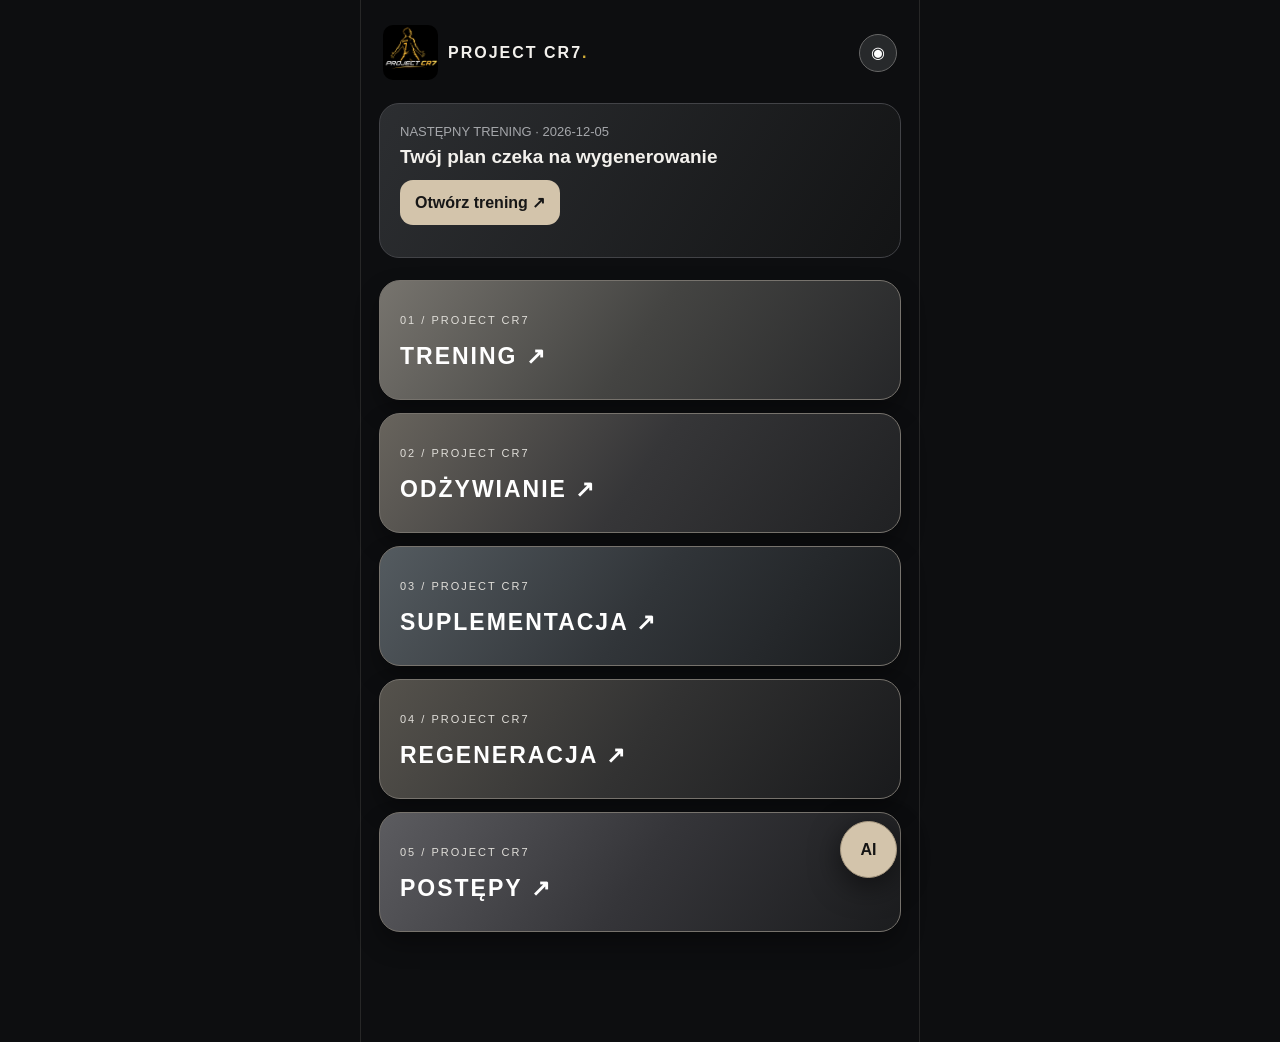
<file: index.html>
<!doctype html><html lang="pl"><head><meta charset="utf-8"><meta name="viewport" content="width=device-width,initial-scale=1,viewport-fit=cover"><meta name="theme-color" content="#101112"><meta name="apple-mobile-web-app-capable" content="yes"><meta name="apple-mobile-web-app-status-bar-style" content="black-translucent"><title>PROJECT CR7</title><link rel="apple-touch-icon" href="app-icon.png"><link rel="icon" type="image/png" href="app-icon.png"><link rel="manifest" href="manifest.webmanifest"><link rel="stylesheet" href="style.css"></head><body><div id="app"></div><script src="app.js"></script></body></html>
</file>
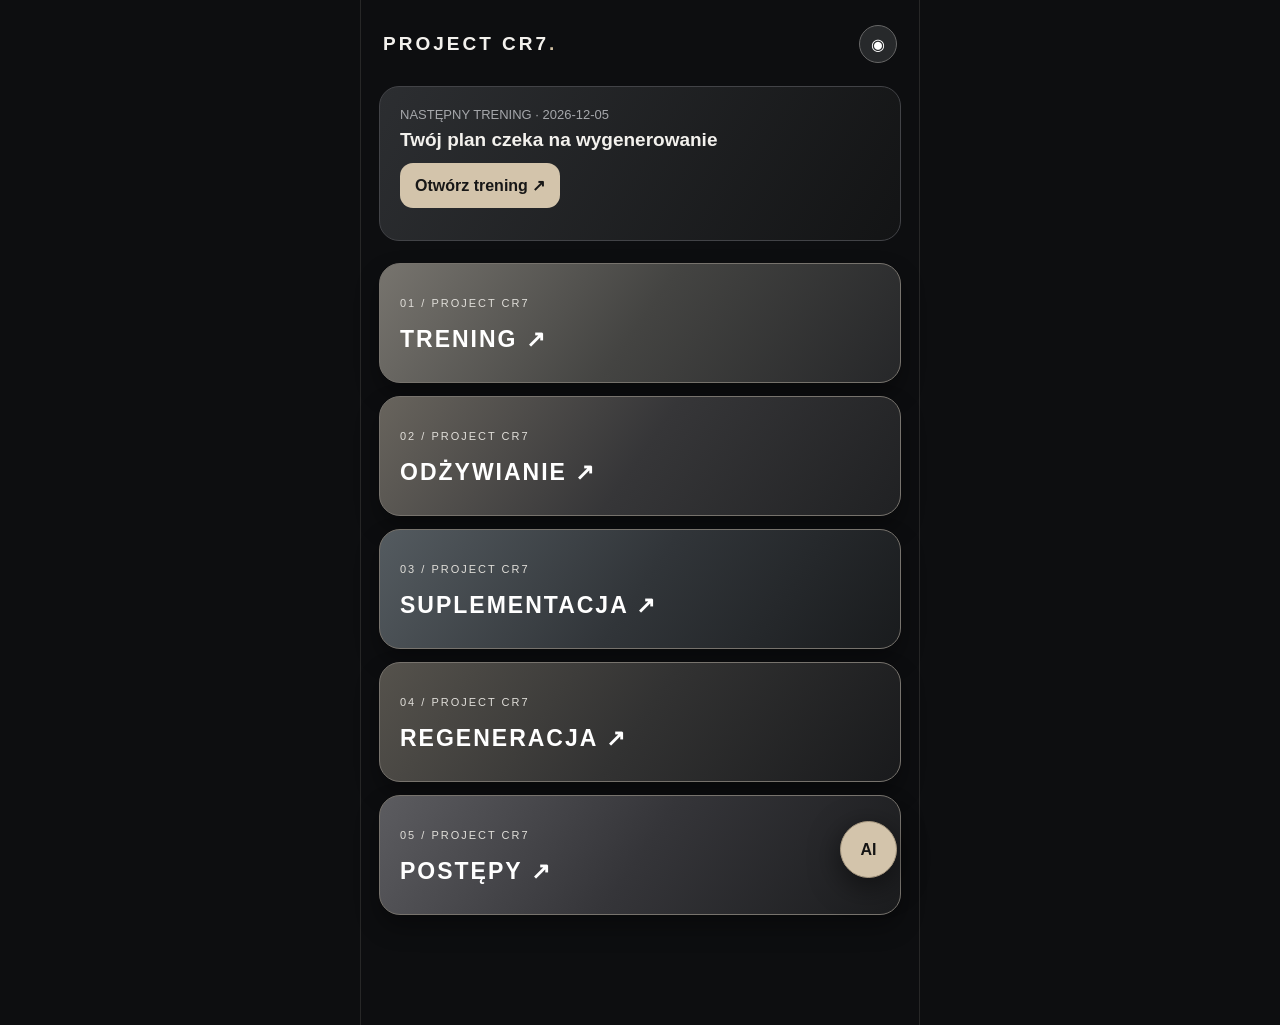
<file: PROJECT_CR7_PWA/index.html>
<!doctype html><html lang="pl"><head><meta charset="utf-8"><meta name="viewport" content="width=device-width,initial-scale=1,viewport-fit=cover"><meta name="theme-color" content="#101112"><meta name="apple-mobile-web-app-capable" content="yes"><meta name="apple-mobile-web-app-status-bar-style" content="black-translucent"><title>PROJECT CR7</title><link rel="manifest" href="manifest.webmanifest"><link rel="stylesheet" href="style.css"></head><body><div id="app"></div><script src="app.js"></script></body></html>
</file>
<file: style.css>
*{box-sizing:border-box}body{margin:0;background:#0d0e10;color:#f3f1ed;font-family:-apple-system,BlinkMacSystemFont,"Segoe UI",sans-serif}button,input,textarea,select{font:inherit}button{cursor:pointer}header{display:flex;align-items:center;justify-content:space-between;padding:25px 22px 13px}h1{font-size:19px;letter-spacing:3px;font-weight:700;margin:0}h2{font-size:24px;margin:10px 0 18px}h3{margin:0 0 12px;font-size:16px}.muted{color:#a5a7ab;font-size:13px}.small{font-size:12px}.container{max-width:560px;margin:auto;padding-bottom:110px}.avatar,.round{border:1px solid #666;border-radius:50%;background:#27292b;color:#fff;width:38px;height:38px}.hero{margin:10px 18px 22px;padding:20px;border:1px solid #424347;border-radius:20px;background:linear-gradient(120deg,#2c2e31,#131415)}.hero b{display:block;font-size:19px;margin-top:7px}.cards{padding:0 18px;display:grid;gap:13px}.tile{width:100%;text-align:left;min-height:120px;border:1px solid #77736d;border-radius:21px;padding:20px;background:linear-gradient(125deg,#77746e 0%,#444442 50%,#262729 100%);color:#fff;box-shadow:0 12px 24px #0005}.tile:nth-child(2){background:linear-gradient(125deg,#68645d,#363638,#202123)}.tile:nth-child(3){background:linear-gradient(125deg,#545b60,#313539,#191b1d)}.tile:nth-child(4){background:linear-gradient(125deg,#55524c,#323232,#191a1c)}.tile:nth-child(5){background:linear-gradient(125deg,#5c5c60,#353539,#1b1c1e)}.tile strong{font-size:23px;letter-spacing:2px;display:block;margin-top:15px}.tile span{font-size:11px;letter-spacing:2px;color:#e0ded9}.page{padding:0 18px}.topline{display:flex;justify-content:space-between;align-items:center;padding:8px 0 14px}.back{background:transparent;border:0;color:#fff;font-size:16px;padding:8px}.panel{border:1px solid #383b3e;border-radius:19px;background:#1a1c1f;padding:16px;margin-bottom:13px}.daystrip{display:grid;grid-template-columns:repeat(7,1fr);gap:4px;margin-bottom:15px}.day{background:#242629;border:1px solid #37393c;border-radius:12px;color:#ddd;padding:10px 0;font-size:11px}.day.active{background:#d3c4ab;color:#151515;border-color:#d3c4ab}.day b{display:block;font-size:16px;margin-top:5px}.btn{border:0;border-radius:13px;padding:13px 15px;background:#d3c4ab;color:#171717;font-weight:700}.btn.secondary{background:#303236;color:#f0f0f0;border:1px solid #555}.btn.ghost{background:transparent;color:#ccc;border:1px solid #555}.btn:disabled{opacity:.4}.actions{display:flex;gap:8px;flex-wrap:wrap;margin:12px 0}.exercise{border:1px solid #393b3d;border-radius:15px;padding:14px;margin:10px 0;background:#202225}.exercise img{width:100%;height:145px;object-fit:cover;border-radius:10px;background:#333}.ex-head{display:flex;justify-content:space-between;align-items:center;gap:10px}.ex-head b{font-size:15px}.pill{font-size:11px;border:1px solid #6a665e;border-radius:20px;padding:5px 8px;color:#cbbda9}.set{display:grid;grid-template-columns:35px 1fr 1fr 1fr;gap:6px;align-items:center;margin:9px 0}.set input,.field,textarea,select{min-width:0;width:100%;padding:11px 8px;background:#111315;border:1px solid #45474a;border-radius:10px;color:white}.set label{font-size:11px;color:#aaa}textarea{resize:vertical;min-height:80px;padding:12px}.fieldrow{display:flex;gap:8px;align-items:center;margin:10px 0}.fieldrow>*{flex:1}.checkrow{display:flex;gap:12px;align-items:center;padding:13px 0;border-bottom:1px solid #333}.checkrow input{width:20px;height:20px;accent-color:#d3c4ab}.tabs{display:flex;gap:7px;margin:10px 0 15px}.tabs button{flex:1;border:1px solid #555;border-radius:12px;background:#222;color:#ddd;padding:10px}.tabs button.selected{background:#d3c4ab;color:#171717}.bar{height:9px;border-radius:8px;background:#383b3e;overflow:hidden;margin:8px 0}.bar>i{display:block;height:100%;background:#c8b89d}.chatbubble{position:fixed;right:max(18px,calc((100vw - 550px)/2 + 18px));bottom:22px;z-index:10;border:1px solid #aa9b83;border-radius:50%;width:57px;height:57px;background:#d3c4ab;color:#141414;font-weight:800;box-shadow:0 8px 30px #0008}.chatbox{position:fixed;z-index:11;bottom:90px;right:max(12px,calc((100vw - 550px)/2 + 12px));width:min(370px,calc(100vw - 24px));height:450px;background:#1b1d20;border:1px solid #69665f;border-radius:18px;display:flex;flex-direction:column;overflow:hidden;box-shadow:0 15px 50px #000c}.chatlog{flex:1;overflow:auto;padding:15px}.msg{padding:10px;border-radius:12px;background:#303236;margin:8px 0;font-size:13px;white-space:pre-wrap}.msg.user{background:#60584c}.chatinput{display:flex;padding:9px;gap:5px}.chatinput input{flex:1;min-width:0}.metric{display:grid;grid-template-columns:repeat(2,1fr);gap:10px}.metric div{padding:14px;border:1px solid #454545;border-radius:12px}.metric strong{display:block;font-size:23px}.hidden{display:none}.note{font-size:12px;color:#a8a8a8;line-height:1.5}.label{display:block;color:#aaa;font-size:12px;margin:12px 0 5px}.progress{display:flex;align-items:end;gap:5px;height:90px}.progress div{flex:1;background:#c7b79d;border-radius:5px 5px 0 0;min-height:2px}.center{text-align:center}.statline{display:flex;justify-content:space-between;border-bottom:1px solid #353535;padding:10px 0}@media(min-width:650px){.container{border-left:1px solid #272727;border-right:1px solid #272727;min-height:100vh}}
.cal-head{display:flex;align-items:center;gap:8px;margin:5px 0 12px}.cal-head strong{flex:1;text-align:center;font-size:13px}.cal-arrow{width:36px;height:36px;border-radius:10px;background:#292b2e;color:#f3f1ed;border:1px solid #52545a;font-size:25px}.cal-date{width:37px;min-width:37px;max-width:37px;height:36px;border:1px solid #52545a;border-radius:10px;background:#292b2e;color:#eee;padding:5px;color-scheme:dark}.daystrip{touch-action:pan-y;user-select:none}#plan-preview{scroll-margin-top:15px}
.brand{display:flex;align-items:center;gap:10px;min-width:0}.brand img{width:55px;height:55px;object-fit:cover;object-position:center;border-radius:10px}.brand h1{font-size:16px;letter-spacing:2px}
</file>
<file: PROJECT_CR7_PWA/style.css>
*{box-sizing:border-box}body{margin:0;background:#0d0e10;color:#f3f1ed;font-family:-apple-system,BlinkMacSystemFont,"Segoe UI",sans-serif}button,input,textarea,select{font:inherit}button{cursor:pointer}header{display:flex;align-items:center;justify-content:space-between;padding:25px 22px 13px}h1{font-size:19px;letter-spacing:3px;font-weight:700;margin:0}h2{font-size:24px;margin:10px 0 18px}h3{margin:0 0 12px;font-size:16px}.muted{color:#a5a7ab;font-size:13px}.small{font-size:12px}.container{max-width:560px;margin:auto;padding-bottom:110px}.avatar,.round{border:1px solid #666;border-radius:50%;background:#27292b;color:#fff;width:38px;height:38px}.hero{margin:10px 18px 22px;padding:20px;border:1px solid #424347;border-radius:20px;background:linear-gradient(120deg,#2c2e31,#131415)}.hero b{display:block;font-size:19px;margin-top:7px}.cards{padding:0 18px;display:grid;gap:13px}.tile{width:100%;text-align:left;min-height:120px;border:1px solid #77736d;border-radius:21px;padding:20px;background:linear-gradient(125deg,#77746e 0%,#444442 50%,#262729 100%);color:#fff;box-shadow:0 12px 24px #0005}.tile:nth-child(2){background:linear-gradient(125deg,#68645d,#363638,#202123)}.tile:nth-child(3){background:linear-gradient(125deg,#545b60,#313539,#191b1d)}.tile:nth-child(4){background:linear-gradient(125deg,#55524c,#323232,#191a1c)}.tile:nth-child(5){background:linear-gradient(125deg,#5c5c60,#353539,#1b1c1e)}.tile strong{font-size:23px;letter-spacing:2px;display:block;margin-top:15px}.tile span{font-size:11px;letter-spacing:2px;color:#e0ded9}.page{padding:0 18px}.topline{display:flex;justify-content:space-between;align-items:center;padding:8px 0 14px}.back{background:transparent;border:0;color:#fff;font-size:16px;padding:8px}.panel{border:1px solid #383b3e;border-radius:19px;background:#1a1c1f;padding:16px;margin-bottom:13px}.daystrip{display:grid;grid-template-columns:repeat(7,1fr);gap:4px;margin-bottom:15px}.day{background:#242629;border:1px solid #37393c;border-radius:12px;color:#ddd;padding:10px 0;font-size:11px}.day.active{background:#d3c4ab;color:#151515;border-color:#d3c4ab}.day b{display:block;font-size:16px;margin-top:5px}.btn{border:0;border-radius:13px;padding:13px 15px;background:#d3c4ab;color:#171717;font-weight:700}.btn.secondary{background:#303236;color:#f0f0f0;border:1px solid #555}.btn.ghost{background:transparent;color:#ccc;border:1px solid #555}.btn:disabled{opacity:.4}.actions{display:flex;gap:8px;flex-wrap:wrap;margin:12px 0}.exercise{border:1px solid #393b3d;border-radius:15px;padding:14px;margin:10px 0;background:#202225}.exercise img{width:100%;height:145px;object-fit:cover;border-radius:10px;background:#333}.ex-head{display:flex;justify-content:space-between;align-items:center;gap:10px}.ex-head b{font-size:15px}.pill{font-size:11px;border:1px solid #6a665e;border-radius:20px;padding:5px 8px;color:#cbbda9}.set{display:grid;grid-template-columns:35px 1fr 1fr 1fr;gap:6px;align-items:center;margin:9px 0}.set input,.field,textarea,select{min-width:0;width:100%;padding:11px 8px;background:#111315;border:1px solid #45474a;border-radius:10px;color:white}.set label{font-size:11px;color:#aaa}textarea{resize:vertical;min-height:80px;padding:12px}.fieldrow{display:flex;gap:8px;align-items:center;margin:10px 0}.fieldrow>*{flex:1}.checkrow{display:flex;gap:12px;align-items:center;padding:13px 0;border-bottom:1px solid #333}.checkrow input{width:20px;height:20px;accent-color:#d3c4ab}.tabs{display:flex;gap:7px;margin:10px 0 15px}.tabs button{flex:1;border:1px solid #555;border-radius:12px;background:#222;color:#ddd;padding:10px}.tabs button.selected{background:#d3c4ab;color:#171717}.bar{height:9px;border-radius:8px;background:#383b3e;overflow:hidden;margin:8px 0}.bar>i{display:block;height:100%;background:#c8b89d}.chatbubble{position:fixed;right:max(18px,calc((100vw - 550px)/2 + 18px));bottom:22px;z-index:10;border:1px solid #aa9b83;border-radius:50%;width:57px;height:57px;background:#d3c4ab;color:#141414;font-weight:800;box-shadow:0 8px 30px #0008}.chatbox{position:fixed;z-index:11;bottom:90px;right:max(12px,calc((100vw - 550px)/2 + 12px));width:min(370px,calc(100vw - 24px));height:450px;background:#1b1d20;border:1px solid #69665f;border-radius:18px;display:flex;flex-direction:column;overflow:hidden;box-shadow:0 15px 50px #000c}.chatlog{flex:1;overflow:auto;padding:15px}.msg{padding:10px;border-radius:12px;background:#303236;margin:8px 0;font-size:13px;white-space:pre-wrap}.msg.user{background:#60584c}.chatinput{display:flex;padding:9px;gap:5px}.chatinput input{flex:1;min-width:0}.metric{display:grid;grid-template-columns:repeat(2,1fr);gap:10px}.metric div{padding:14px;border:1px solid #454545;border-radius:12px}.metric strong{display:block;font-size:23px}.hidden{display:none}.note{font-size:12px;color:#a8a8a8;line-height:1.5}.label{display:block;color:#aaa;font-size:12px;margin:12px 0 5px}.progress{display:flex;align-items:end;gap:5px;height:90px}.progress div{flex:1;background:#c7b79d;border-radius:5px 5px 0 0;min-height:2px}.center{text-align:center}.statline{display:flex;justify-content:space-between;border-bottom:1px solid #353535;padding:10px 0}@media(min-width:650px){.container{border-left:1px solid #272727;border-right:1px solid #272727;min-height:100vh}}
</file>
